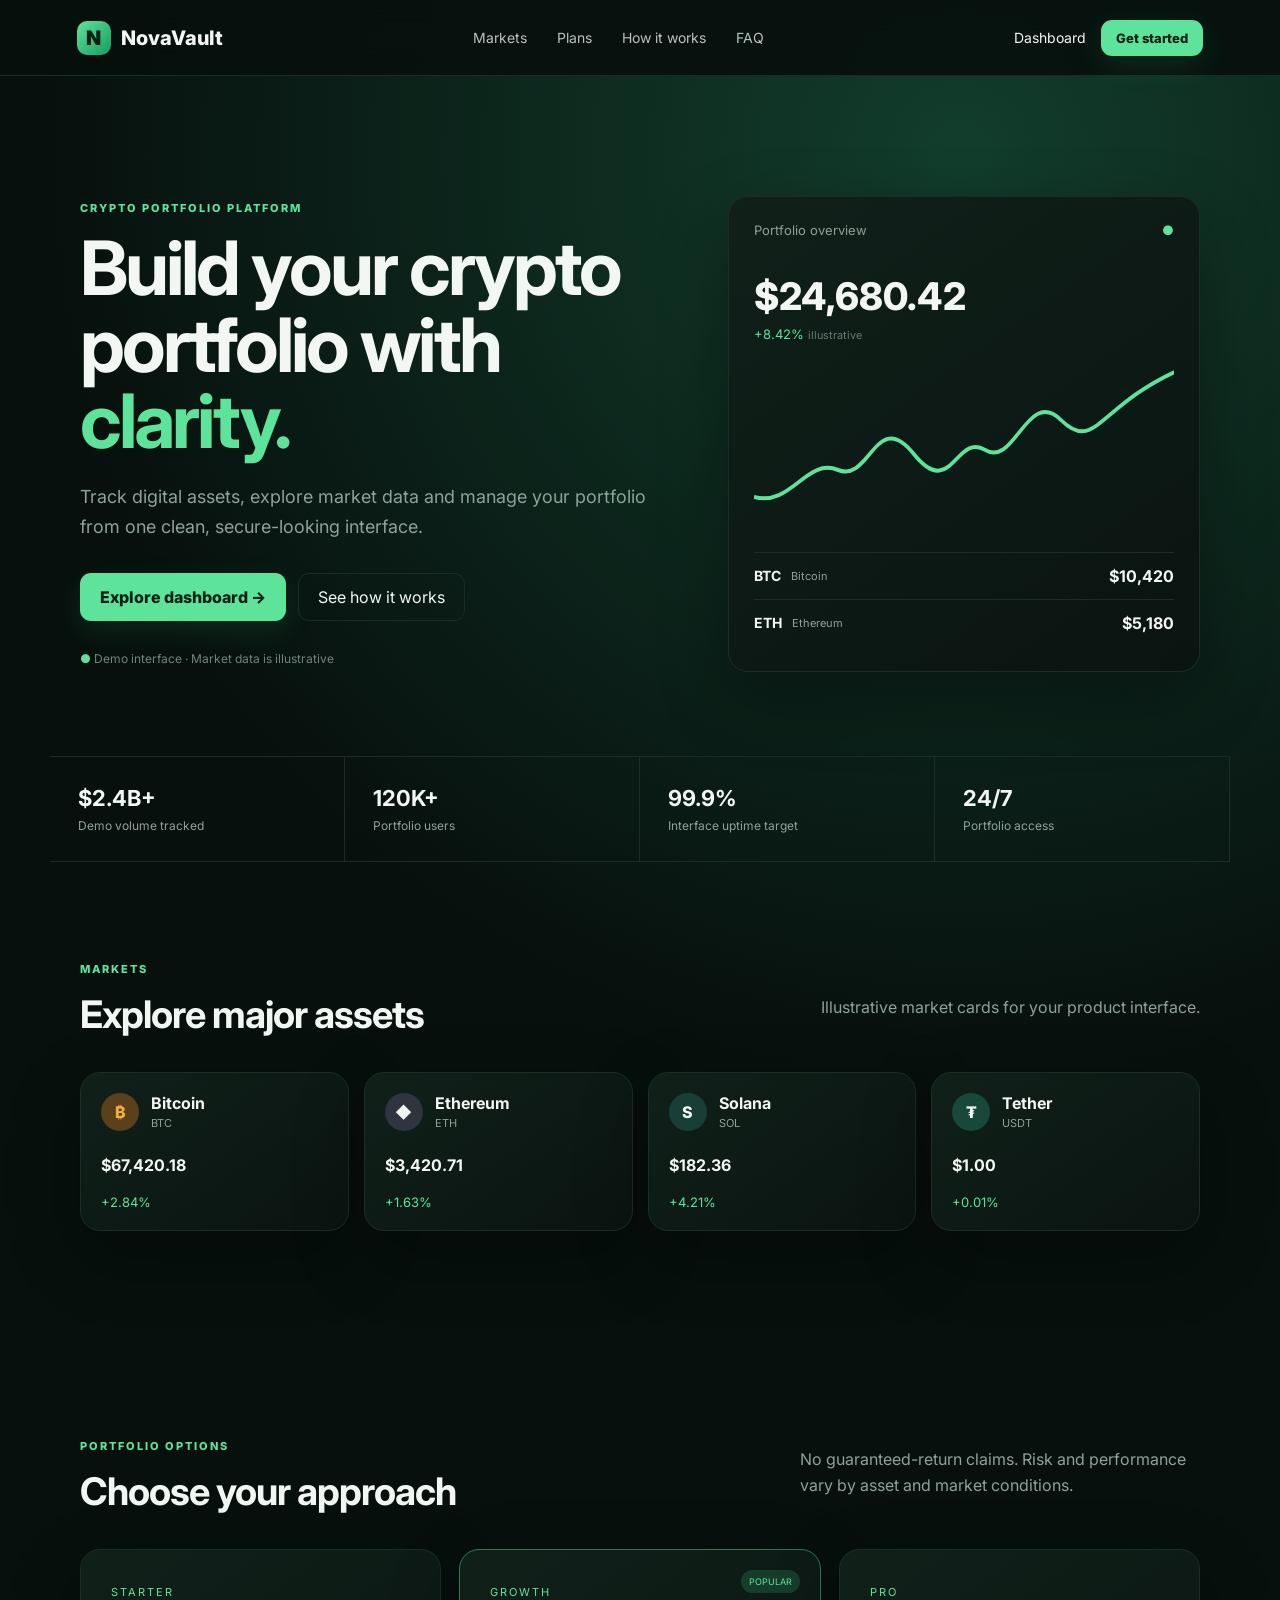
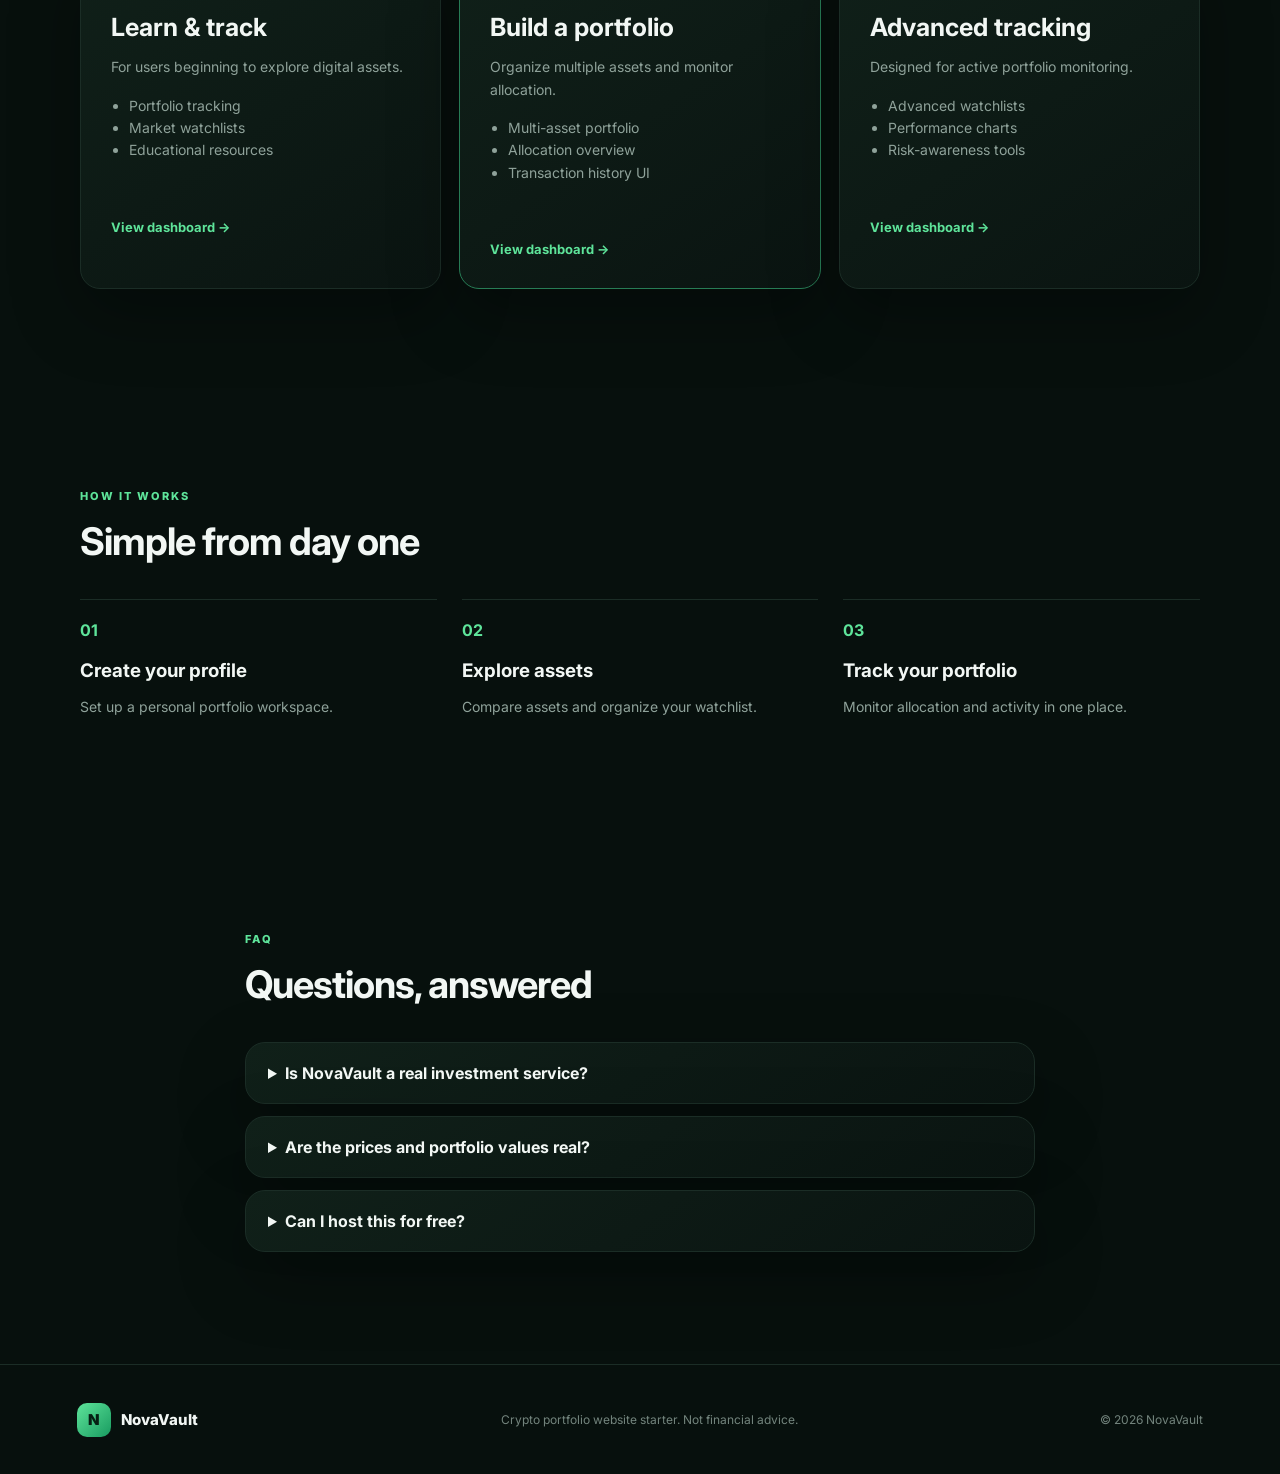
<file: index.html>
<!doctype html>
<html lang="en">
<head>
<meta charset="utf-8"><meta name="viewport" content="width=device-width,initial-scale=1">
<meta name="description" content="Modern crypto portfolio and investment platform demo.">
<title>NovaVault — Crypto Platform</title>
<link rel="preconnect" href="https://fonts.googleapis.com"><link rel="preconnect" href="https://fonts.gstatic.com" crossorigin>
<link href="https://fonts.googleapis.com/css2?family=Inter:wght@400;500;600;700;800&display=swap" rel="stylesheet">
<link rel="stylesheet" href="style.css">
</head>
<body>
<header class="nav">
  <a class="brand" href="#"><span class="brand-mark">N</span> NovaVault</a>
  <nav id="navLinks"><a href="#markets">Markets</a><a href="#plans">Plans</a><a href="#how">How it works</a><a href="#faq">FAQ</a></nav>
  <div class="nav-actions"><a class="login" href="dashboard.html">Dashboard</a><a class="btn small" href="#start">Get started</a></div>
  <button class="menu" id="menu">☰</button>
</header>

<main>
<section class="hero" id="start">
  <div class="hero-copy">
    <div class="eyebrow">CRYPTO PORTFOLIO PLATFORM</div>
    <h1>Build your crypto portfolio with <span>clarity.</span></h1>
    <p>Track digital assets, explore market data and manage your portfolio from one clean, secure-looking interface.</p>
    <div class="hero-buttons"><a class="btn" href="dashboard.html">Explore dashboard →</a><a class="ghost" href="#how">See how it works</a></div>
    <div class="trust"><span>●</span> Demo interface · Market data is illustrative</div>
  </div>
  <div class="hero-card">
    <div class="card-top"><span>Portfolio overview</span><span class="dot">●</span></div>
    <div class="balance">$24,680.42</div><div class="change">+8.42% <small>illustrative</small></div>
    <div class="chart"><i></i><i></i><i></i><i></i><i></i><i></i><i></i><i></i><i></i><i></i><svg viewBox="0 0 500 170" preserveAspectRatio="none"><path d="M0 135 C45 145 62 95 100 108 S145 45 190 92 S240 70 275 88 S325 25 365 58 S410 45 500 10"/></svg></div>
    <div class="assets"><div><b>BTC</b><span>Bitcoin</span></div><strong>$10,420</strong></div>
    <div class="assets"><div><b>ETH</b><span>Ethereum</span></div><strong>$5,180</strong></div>
  </div>
</section>

<section class="stats"><div><b>$2.4B+</b><span>Demo volume tracked</span></div><div><b>120K+</b><span>Portfolio users</span></div><div><b>99.9%</b><span>Interface uptime target</span></div><div><b>24/7</b><span>Portfolio access</span></div></section>

<section id="markets" class="section"><div class="section-head"><div><div class="eyebrow">MARKETS</div><h2>Explore major assets</h2></div><p>Illustrative market cards for your product interface.</p></div>
<div class="market-grid">
  <article class="market"><div class="coin btc">₿</div><div><b>Bitcoin</b><span>BTC</span></div><strong>$67,420.18</strong><em>+2.84%</em></article>
  <article class="market"><div class="coin eth">◆</div><div><b>Ethereum</b><span>ETH</span></div><strong>$3,420.71</strong><em>+1.63%</em></article>
  <article class="market"><div class="coin sol">S</div><div><b>Solana</b><span>SOL</span></div><strong>$182.36</strong><em>+4.21%</em></article>
  <article class="market"><div class="coin usdt">₮</div><div><b>Tether</b><span>USDT</span></div><strong>$1.00</strong><em>+0.01%</em></article>
</div></section>

<section id="plans" class="section plans"><div class="section-head"><div><div class="eyebrow">PORTFOLIO OPTIONS</div><h2>Choose your approach</h2></div><p>No guaranteed-return claims. Risk and performance vary by asset and market conditions.</p></div>
<div class="plan-grid">
 <article class="plan"><span>STARTER</span><h3>Learn & track</h3><p>For users beginning to explore digital assets.</p><ul><li>Portfolio tracking</li><li>Market watchlists</li><li>Educational resources</li></ul><a href="dashboard.html">View dashboard →</a></article>
 <article class="plan featured"><label>POPULAR</label><span>GROWTH</span><h3>Build a portfolio</h3><p>Organize multiple assets and monitor allocation.</p><ul><li>Multi-asset portfolio</li><li>Allocation overview</li><li>Transaction history UI</li></ul><a href="dashboard.html">View dashboard →</a></article>
 <article class="plan"><span>PRO</span><h3>Advanced tracking</h3><p>Designed for active portfolio monitoring.</p><ul><li>Advanced watchlists</li><li>Performance charts</li><li>Risk-awareness tools</li></ul><a href="dashboard.html">View dashboard →</a></article>
</div></section>

<section id="how" class="section how"><div class="section-head"><div><div class="eyebrow">HOW IT WORKS</div><h2>Simple from day one</h2></div></div>
<div class="steps"><div><b>01</b><h3>Create your profile</h3><p>Set up a personal portfolio workspace.</p></div><div><b>02</b><h3>Explore assets</h3><p>Compare assets and organize your watchlist.</p></div><div><b>03</b><h3>Track your portfolio</h3><p>Monitor allocation and activity in one place.</p></div></div></section>

<section id="faq" class="section faq"><div class="section-head"><div><div class="eyebrow">FAQ</div><h2>Questions, answered</h2></div></div>
<details><summary>Is NovaVault a real investment service?</summary><p>This starter project is a front-end demo. Real deposits, withdrawals, custody and investment services require a secure backend and applicable legal/compliance setup.</p></details>
<details><summary>Are the prices and portfolio values real?</summary><p>No. The values shown in this demo are illustrative. Connect a reputable market-data provider before publishing live data.</p></details>
<details><summary>Can I host this for free?</summary><p>Yes. This static version can be deployed on free hosting such as Vercel or GitHub Pages.</p></details>
</section>
</main>
<footer><div class="brand"><span class="brand-mark">N</span> NovaVault</div><p>Crypto portfolio website starter. Not financial advice.</p><span>© 2026 NovaVault</span></footer>
<script src="script.js"></script>
</body></html>
</file>
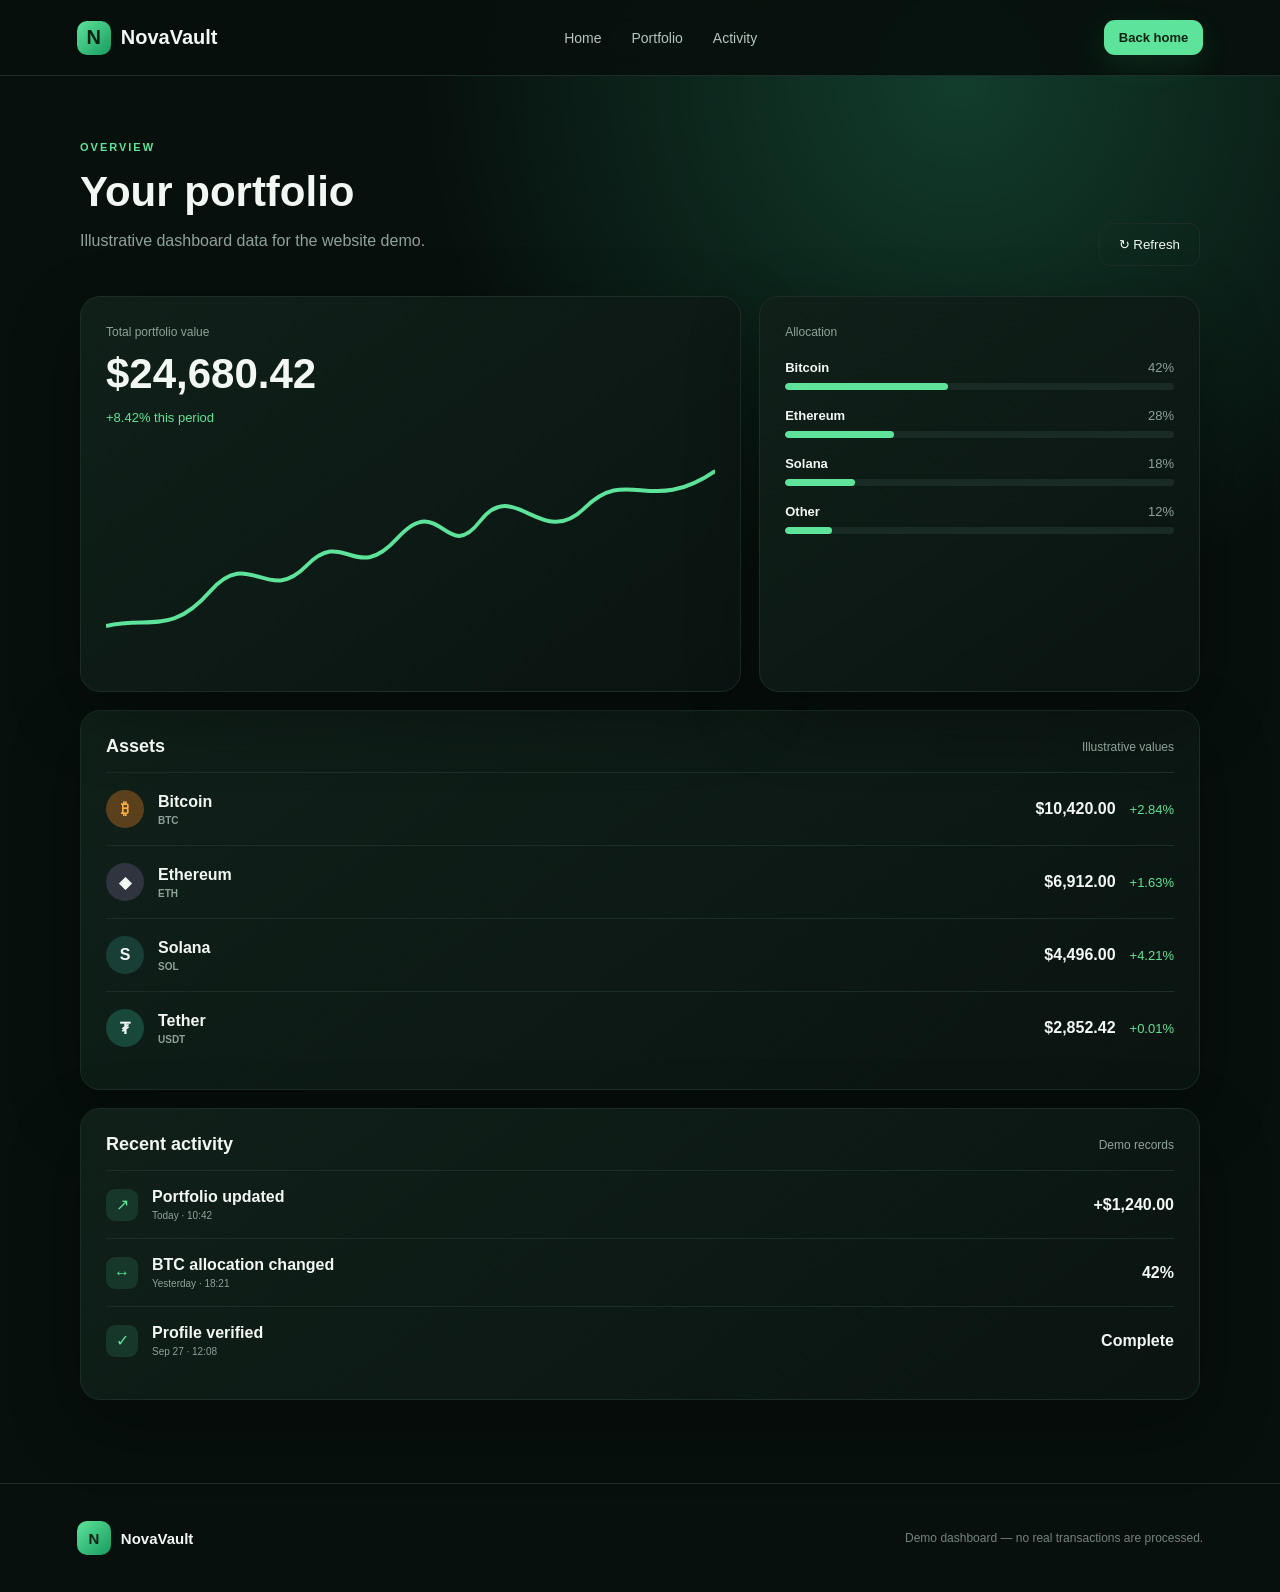
<file: dashboard.html>
<!doctype html>
<html lang="en"><head><meta charset="utf-8"><meta name="viewport" content="width=device-width,initial-scale=1">
<title>Dashboard — NovaVault</title><link rel="stylesheet" href="style.css">
</head><body class="dash-body">
<header class="nav"><a class="brand" href="index.html"><span class="brand-mark">N</span> NovaVault</a><nav><a href="index.html">Home</a><a href="#portfolio">Portfolio</a><a href="#activity">Activity</a></nav><a class="btn small" href="index.html">Back home</a></header>
<main class="dashboard" id="portfolio">
<div class="dash-head"><div><div class="eyebrow">OVERVIEW</div><h1>Your portfolio</h1><p>Illustrative dashboard data for the website demo.</p></div><button class="ghost" id="refresh">↻ Refresh</button></div>
<div class="dash-grid">
<div class="panel total"><span>Total portfolio value</span><strong>$24,680.42</strong><em>+8.42% this period</em><div class="big-chart"><svg viewBox="0 0 700 220" preserveAspectRatio="none"><path d="M0 180 C50 170 75 190 120 145 S185 160 230 120 S285 140 335 92 S390 120 430 75 S500 105 550 62 S625 70 700 25"/></svg></div></div>
<div class="panel"><span>Allocation</span><div class="allocation"><div class="alloc-row"><b>Bitcoin</b><span>42%</span></div><div class="bar"><i style="width:42%"></i></div><div class="alloc-row"><b>Ethereum</b><span>28%</span></div><div class="bar"><i style="width:28%"></i></div><div class="alloc-row"><b>Solana</b><span>18%</span></div><div class="bar"><i style="width:18%"></i></div><div class="alloc-row"><b>Other</b><span>12%</span></div><div class="bar"><i style="width:12%"></i></div></div></div>
</div>
<section class="panel assets-table"><div class="panel-title"><h2>Assets</h2><span>Illustrative values</span></div>
<div class="asset-line"><div class="coin btc">₿</div><b>Bitcoin <small>BTC</small></b><strong>$10,420.00</strong><em>+2.84%</em></div>
<div class="asset-line"><div class="coin eth">◆</div><b>Ethereum <small>ETH</small></b><strong>$6,912.00</strong><em>+1.63%</em></div>
<div class="asset-line"><div class="coin sol">S</div><b>Solana <small>SOL</small></b><strong>$4,496.00</strong><em>+4.21%</em></div>
<div class="asset-line"><div class="coin usdt">₮</div><b>Tether <small>USDT</small></b><strong>$2,852.42</strong><em>+0.01%</em></div>
</section>
<section class="panel" id="activity"><div class="panel-title"><h2>Recent activity</h2><span>Demo records</span></div>
<div class="activity"><span class="activity-icon">↗</span><div><b>Portfolio updated</b><small>Today · 10:42</small></div><strong>+$1,240.00</strong></div>
<div class="activity"><span class="activity-icon">↔</span><div><b>BTC allocation changed</b><small>Yesterday · 18:21</small></div><strong>42%</strong></div>
<div class="activity"><span class="activity-icon">✓</span><div><b>Profile verified</b><small>Sep 27 · 12:08</small></div><strong>Complete</strong></div>
</section>
</main><footer><div class="brand"><span class="brand-mark">N</span> NovaVault</div><p>Demo dashboard — no real transactions are processed.</p></footer>
<script>document.getElementById('refresh').onclick=()=>{document.getElementById('refresh').textContent='✓ Updated';setTimeout(()=>document.getElementById('refresh').textContent='↻ Refresh',1200)}</script>
</body></html>
</file>
<file: style.css>
:root{--bg:#07100d;--panel:#0d1814;--panel2:#111f1a;--text:#f2f7f4;--muted:#8fa29a;--line:#1b2d26;--green:#5ee49a;--green2:#25c779;--white:#fff}*{box-sizing:border-box}html{scroll-behavior:smooth}body{margin:0;background:radial-gradient(circle at 75% 5%,#123d2c 0,transparent 30%),var(--bg);color:var(--text);font-family:Inter,Arial,sans-serif}a{text-decoration:none;color:inherit}.nav{height:76px;display:flex;align-items:center;justify-content:space-between;padding:0 6%;border-bottom:1px solid var(--line);background:#07100de8;backdrop-filter:blur(14px);position:sticky;top:0;z-index:10}.brand{font-weight:800;font-size:20px;display:flex;align-items:center;gap:10px}.brand-mark{width:34px;height:34px;border-radius:10px;background:linear-gradient(135deg,var(--green),#189b60);display:grid;place-items:center;color:#062014;font-weight:900}.nav nav{display:flex;gap:30px;color:#b7c6bf;font-size:14px}.nav nav a:hover{color:var(--white)}.nav-actions{display:flex;gap:15px;align-items:center}.login{font-size:14px}.btn{display:inline-flex;align-items:center;justify-content:center;background:var(--green);color:#062014;font-weight:800;padding:14px 20px;border-radius:11px;box-shadow:0 10px 30px #42e18b1f}.btn.small{padding:10px 15px;font-size:13px}.ghost{border:1px solid var(--line);background:transparent;color:var(--text);padding:13px 19px;border-radius:11px;cursor:pointer}.menu{display:none;background:none;border:0;color:white;font-size:24px}.hero{min-height:680px;max-width:1180px;margin:auto;padding:105px 30px 70px;display:grid;grid-template-columns:1.1fr .9fr;gap:70px;align-items:center}.eyebrow{color:var(--green);font-weight:800;font-size:11px;letter-spacing:2px;margin-bottom:15px}.hero h1{font-size:clamp(42px,6vw,75px);line-height:1.02;letter-spacing:-3px;margin:0 0 22px}.hero h1 span{color:var(--green)}.hero p{font-size:18px;line-height:1.7;color:var(--muted);max-width:590px}.hero-buttons{display:flex;gap:12px;margin:30px 0}.trust{color:#71857c;font-size:12px}.trust span{color:var(--green)}.hero-card,.panel,.plan,.market,details{background:linear-gradient(145deg,#102019,#0a1411);border:1px solid var(--line);border-radius:20px;box-shadow:0 25px 70px #0005}.hero-card{padding:25px}.card-top,.assets,.section-head,.panel-title,.alloc-row{display:flex;justify-content:space-between;align-items:center}.card-top{color:#8ea198;font-size:13px}.dot{color:var(--green)}.balance{font-size:38px;font-weight:800;margin-top:35px}.change,.market em,.asset-line em,.total em{color:var(--green);font-style:normal;font-size:13px;margin-top:7px}.change small{color:#687a72}.chart{height:170px;margin:20px 0;position:relative}.chart svg,.big-chart svg{width:100%;height:100%}.chart path,.big-chart path{fill:none;stroke:var(--green);stroke-width:4}.assets{padding:13px 0;border-top:1px solid var(--line)}.assets div{display:flex;gap:10px;align-items:center}.assets b{font-size:14px}.assets span{font-size:11px;color:var(--muted)}.stats{border-block:1px solid var(--line);display:grid;grid-template-columns:repeat(4,1fr);max-width:1180px;margin:auto}.stats div{padding:28px;border-right:1px solid var(--line)}.stats b,.stats span{display:block}.stats b{font-size:22px}.stats span{color:var(--muted);font-size:12px;margin-top:7px}.section{max-width:1180px;margin:auto;padding:100px 30px}.section-head{align-items:end;margin-bottom:35px}.section h2{font-size:38px;margin:0;letter-spacing:-1px}.section-head p{color:var(--muted);max-width:400px;line-height:1.6}.market-grid{display:grid;grid-template-columns:repeat(4,1fr);gap:15px}.market{padding:20px;display:grid;grid-template-columns:auto 1fr;gap:12px}.coin{width:38px;height:38px;border-radius:50%;display:grid;place-items:center;font-weight:800;background:#24352e}.btc{background:#5b401c;color:#f6ad42}.eth{background:#30343f}.sol{background:#183e35}.usdt{background:#17483a}.market span{display:block;color:var(--muted);font-size:11px;margin-top:3px}.market strong{grid-column:1/-1;margin-top:12px}.market em{grid-column:1/-1}.plan-grid{display:grid;grid-template-columns:repeat(3,1fr);gap:18px}.plan{padding:30px;position:relative}.plan.featured{border-color:#277c55}.plan label{position:absolute;right:20px;top:20px;font-size:9px;background:#163d2b;color:var(--green);padding:6px 8px;border-radius:20px}.plan>span{font-size:11px;letter-spacing:2px;color:var(--green)}.plan h3{font-size:25px;margin:12px 0}.plan p,.plan li,.steps p,details p{color:var(--muted);line-height:1.6;font-size:14px}.plan ul{padding-left:18px;min-height:105px}.plan a{color:var(--green);font-weight:700;font-size:13px}.steps{display:grid;grid-template-columns:repeat(3,1fr);gap:25px}.steps>div{border-top:1px solid var(--line);padding-top:20px}.steps b{color:var(--green)}.steps h3{margin-bottom:7px}.faq{max-width:850px}.faq details{margin:12px 0;padding:20px 22px}.faq summary{cursor:pointer;font-weight:700}.faq details p{margin-bottom:0}footer{padding:35px 6%;border-top:1px solid var(--line);display:flex;justify-content:space-between;align-items:center;color:#73847d;font-size:12px}footer .brand{color:var(--text);font-size:15px}.dashboard{max-width:1180px;margin:auto;padding:65px 30px}.dash-head{display:flex;justify-content:space-between;align-items:end;margin-bottom:30px}.dash-head h1{font-size:42px;margin:0}.dash-head p{color:var(--muted)}.dash-grid{display:grid;grid-template-columns:1.5fr 1fr;gap:18px}.panel{padding:25px;margin-bottom:18px}.panel>span,.panel-title span{font-size:12px;color:var(--muted)}.total strong{font-size:42px;display:block;margin:10px 0}.big-chart{height:220px;margin-top:20px}.allocation{margin-top:20px}.alloc-row{font-size:13px;margin-top:18px}.alloc-row span{color:var(--muted)}.bar{height:7px;background:#1a2a24;border-radius:10px;margin-top:8px;overflow:hidden}.bar i{display:block;height:100%;background:var(--green);border-radius:10px}.panel-title{margin-bottom:15px}.panel-title h2{font-size:18px;margin:0}.asset-line,.activity{display:grid;grid-template-columns:auto 1fr auto auto;gap:14px;align-items:center;padding:17px 0;border-top:1px solid var(--line)}.asset-line b small,.activity small{display:block;color:var(--muted);font-size:10px;margin-top:4px}.asset-line em{margin:0}.activity{grid-template-columns:auto 1fr auto}.activity-icon{width:32px;height:32px;border-radius:9px;background:#17372a;display:grid;place-items:center;color:var(--green)}@media(max-width:800px){.nav nav,.nav-actions{display:none}.menu{display:block}.hero{grid-template-columns:1fr;padding-top:70px}.market-grid,.plan-grid{grid-template-columns:1fr 1fr}.stats{grid-template-columns:1fr 1fr}.steps{grid-template-columns:1fr}.dash-grid{grid-template-columns:1fr}.dash-head{align-items:start}.asset-line{grid-template-columns:auto 1fr auto}.asset-line em{display:none}}@media(max-width:520px){.hero h1{letter-spacing:-2px}.market-grid,.plan-grid{grid-template-columns:1fr}.stats{grid-template-columns:1fr 1fr}.stats div{padding:20px 15px}.section{padding:70px 20px}.hero{padding-inline:20px}.hero-buttons{flex-direction:column}.hero-buttons>*{width:100%}footer{flex-direction:column;gap:15px;align-items:flex-start}.dashboard{padding-inline:20px}.dash-head{display:block}.dash-head .ghost{margin-top:15px}.dash-head h1{font-size:34px}}
</file>
